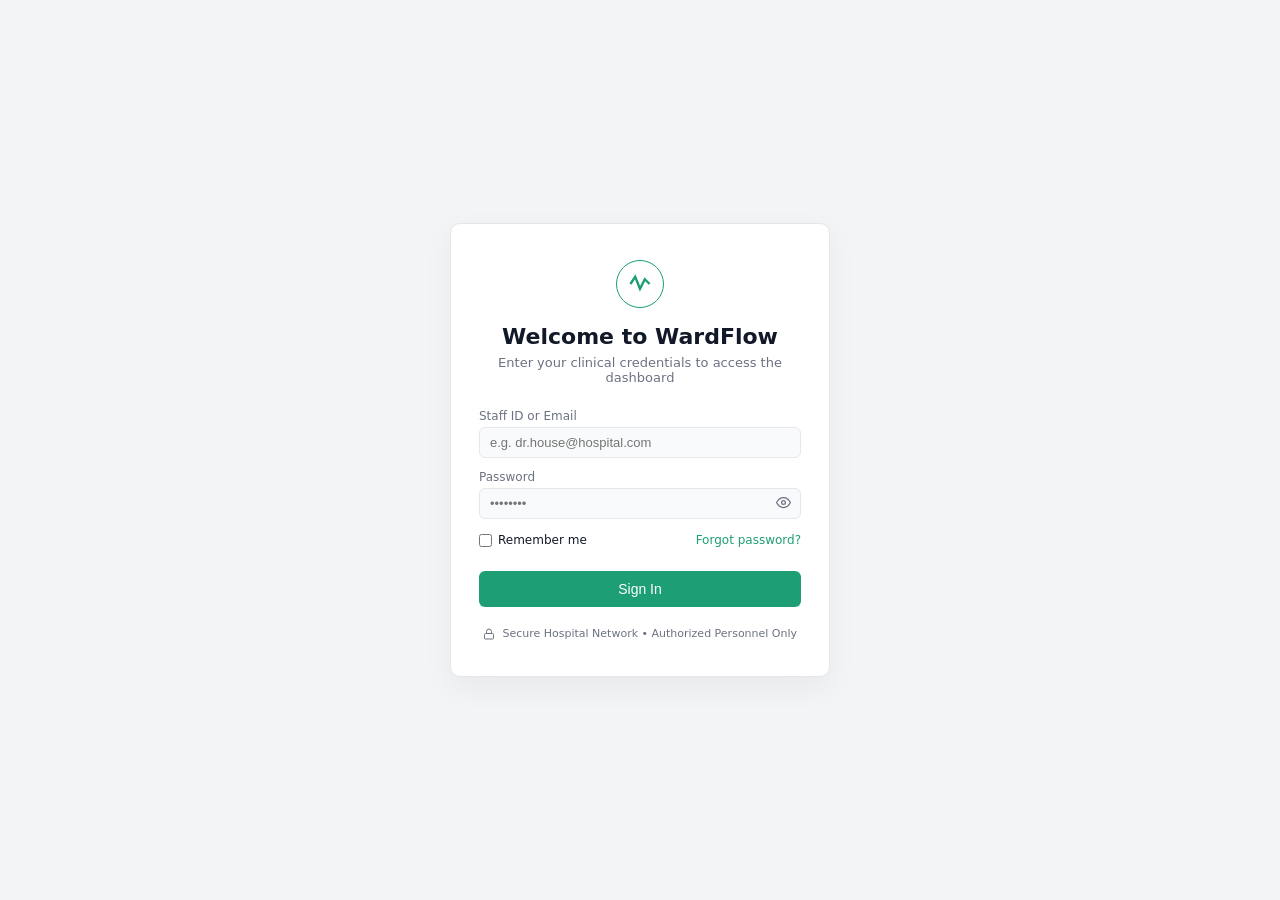
<file: index.html>
<!DOCTYPE html>
<html lang="en">
<head>
  <meta charset="UTF-8">
  <meta name="viewport" content="width=device-width, initial-scale=1.0">
  <title data-i18n-page-title="page_title_app">WardFlow: Admissions & Team Tracking</title>
  <link rel="stylesheet" href="styles.css">
</head>
<body>
  <div class="app">
    <div id="topbar-slot"></div>
    <div id="statsbar-slot"></div>

    <div class="main">
      <div id="sidebar-slot"></div>

      <div class="content">
        <div class="page active" id="page-admissions">
          <div class="page-header">
            <h2 data-i18n="admissions_title">Patient Census</h2>
            <p data-i18n="admissions_desc">All admitted patients — transfer, view details, or log treatment</p>
          </div>

          <div class="table-wrap">
            <table id="patientTable">
             <thead>
                <tr>
                  <th id="th-id" onclick="sortTable('id')">P.ID <span class="sort-icon"></span></th>
                  <th id="th-name" onclick="sortTable('name')" data-i18n="col_patient_name">Patient name <span class="sort-icon"></span></th>
                  <th id="th-age" onclick="sortTable('age')" data-i18n="col_age">Age <span class="sort-icon"></span></th>
                  <th id="th-sex" onclick="sortTable('sex')" data-i18n="col_sex">Sex <span class="sort-icon"></span></th>
                  <th id="th-ward" onclick="sortTable('ward')" data-i18n="col_ward">Ward <span class="sort-icon"></span></th>
                  <th id="th-bed" onclick="sortTable('bed')" data-i18n="col_bed">Bed <span class="sort-icon"></span></th>
                  <th data-i18n="col_actions">Actions</th>
                  <th data-i18n="col_log">Log</th>
                </tr>
              </thead>
              <tbody id="patientBody"></tbody>
            </table>
          </div>
        </div>
      </div>
    </div>
  </div>

  <div id="modals-slot"></div>

  <script src="components.js"></script>
  <script src="data.js"></script>
  <script>
    injectComponents('index');
  </script>
  <script src="auth.js"></script>
  <script src="ui.js"></script>
  <script src="actions.js"></script>
  <script src="modals.js"></script>
  <script src="admin.js"></script>
  <script src="script.js"></script>
</body>
</html>
</file>
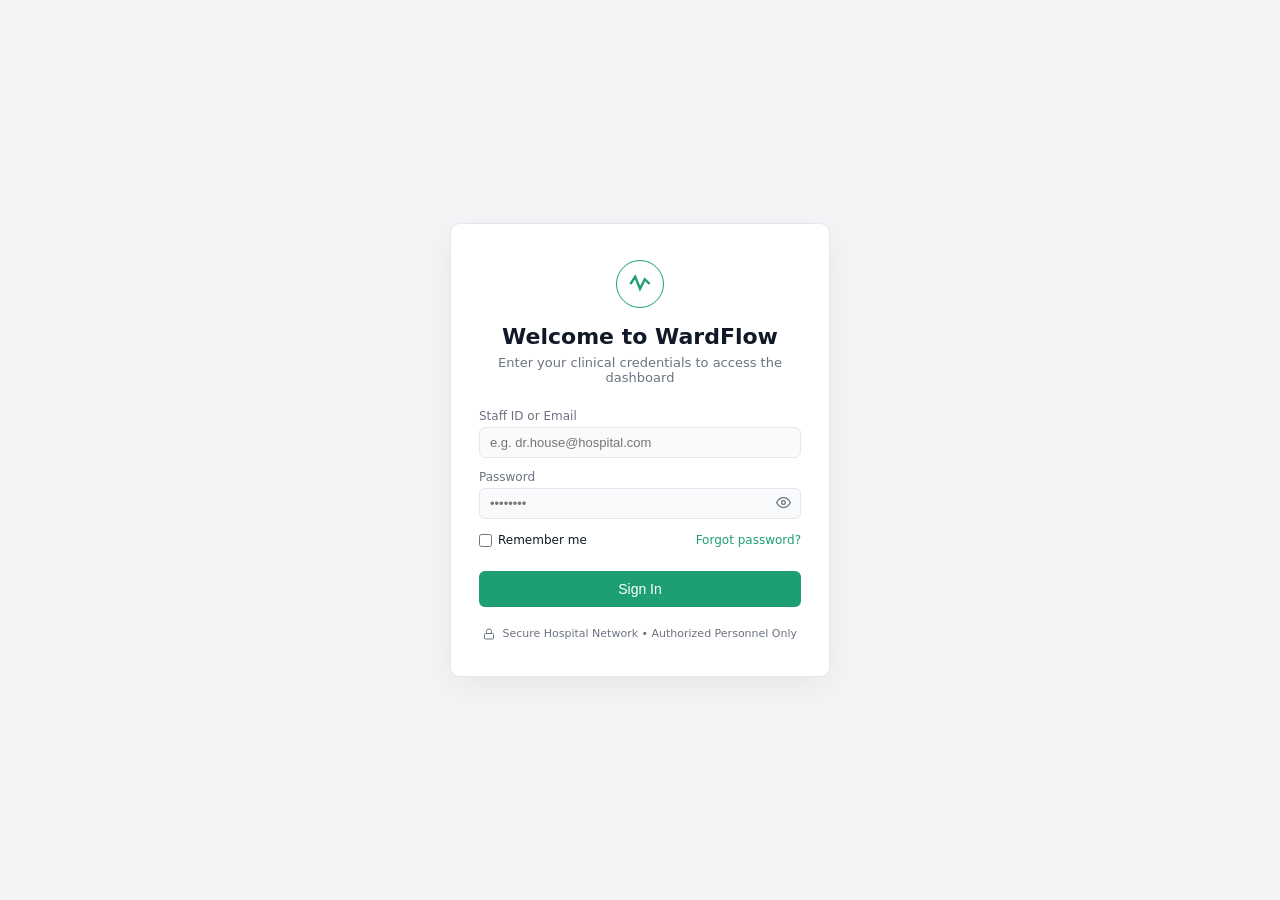
<file: census.html>
<!DOCTYPE html>
<html lang="en">
<head>
  <meta charset="UTF-8">
  <meta name="viewport" content="width=device-width, initial-scale=1.0">
  <title data-i18n-page-title="page_title_app">WardFlow: Admissions & Team Tracking</title>
  <link rel="stylesheet" href="styles.css">
</head>
<body>

  <div class="app">
    <div id="topbar-slot"></div>
    <div id="statsbar-slot"></div>

    

    <div class="main">
      <div id="sidebar-slot"></div>

      <div class="content">
        <div class="page active" id="page-census">
          <div class="page-header">
            <h2 data-i18n="census_title">Ward Census</h2>
            <p data-i18n="census_desc">Monitor patient assignments and team capacity</p>
          </div>
          <div class="ward-grid" id="wardGrid"></div>
        </div>
      </div>
    </div>
  </div>

  <div id="modals-slot"></div>

  <script src="components.js"></script>
  <script src="data.js"></script>
  <script>
    injectComponents('census');
  </script>
  <script src="auth.js"></script>
  <script src="ui.js"></script>
  <script src="actions.js"></script>
  <script src="modals.js"></script>
  <script src="admin.js"></script>
  <script src="script.js"></script>
</body>
</html>
</file>
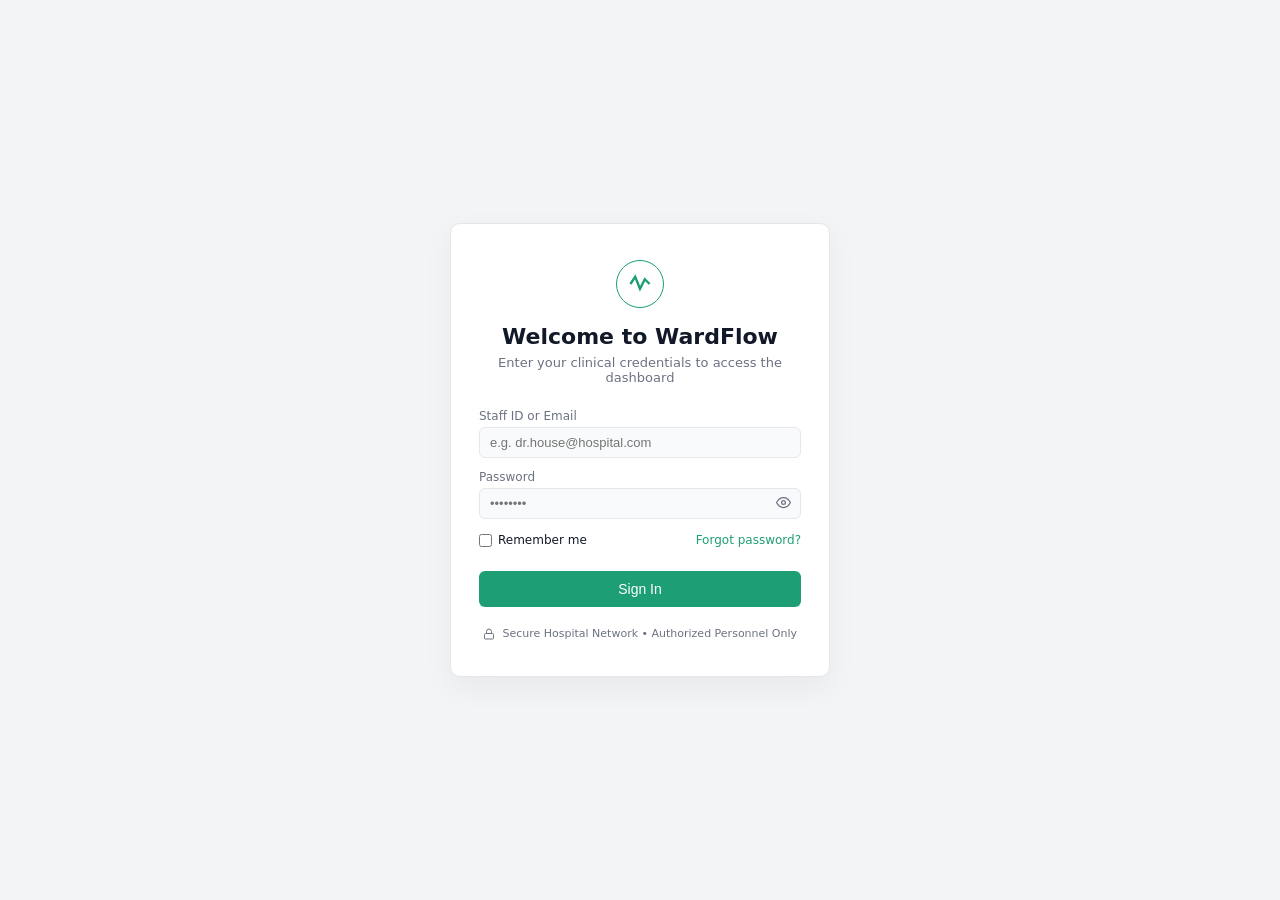
<file: login.html>
<!DOCTYPE html>
<html lang="en">
<head>
  <meta charset="UTF-8">
  <meta name="viewport" content="width=device-width, initial-scale=1.0">
  <title data-i18n-page-title="page_title_login">WardFlow - Secure Login</title>
  <link rel="stylesheet" href="styles.css">
  <style>
    /* Keep login scrollable on small screens while the rest of the app stays fixed-height. */
    body.login-body { overflow: auto; }
  </style>
</head>
<body class="login-body">

  <div class="login-container">
    <div class="login-card">
      <div class="login-header">
        <div class="logo-icon" style="margin: 0 auto 16px auto; width: 48px; height: 48px;">
          <svg viewBox="0 0 20 20" style="width: 24px; height: 24px;"><polyline points="2,10 6,4 10,14 14,6 18,10"/></svg>
        </div>
        <h2>Welcome to WardFlow</h2>
        <p>Enter your clinical credentials to access the dashboard</p>
      </div>
      
      <form id="loginForm" onsubmit="handleLogin(event)">
        <div class="form-group">
          <label class="form-label">Staff ID or Email</label>
          <input type="text" id="loginEmail" class="form-input" placeholder="e.g. dr.house@hospital.com" required autocomplete="username"/>
        </div>
        
        <div class="form-group">
          <label class="form-label">Password</label>
          <div style="position: relative;">
            <input type="password" id="loginPassword" class="form-input" placeholder="••••••••" required autocomplete="current-password" style="width: 100%; padding-right: 36px;"/>
            <button type="button" onclick="togglePasswordVisibility()" style="position:absolute; right:8px; top:50%; transform:translateY(-50%); background:none; border:none; cursor:pointer; color:var(--color-text-secondary); padding:2px;" title="Show/hide password">
              <svg id="eyeIcon" width="15" height="15" viewBox="0 0 24 24" fill="none" stroke="currentColor" stroke-width="2"><path d="M1 12s4-8 11-8 11 8 11 8-4 8-11 8-11-8-11-8z"/><circle cx="12" cy="12" r="3"/></svg>
            </button>
          </div>
        </div>

        <div id="loginError" style="display:none; color:#E24B4A; font-size:12px; margin-top:-4px; margin-bottom:8px; padding: 8px 10px; background: rgba(226,75,74,0.08); border-radius: 6px; border: 0.5px solid rgba(226,75,74,0.3);"></div>
        
        <div class="login-options">
          <label style="display: flex; align-items: center; gap: 6px; font-size: 12px; cursor: pointer;">
            <input type="checkbox" id="rememberMe"> Remember me
          </label>
          <a href="#" onclick="openForgotPasswordModal(event)" style="font-size: 12px; color: #1D9E75; text-decoration: none;">Forgot password?</a>
        </div>
        
        <button type="submit" class="btn-primary" id="loginBtn" style="width: 100%; margin-top: 24px; padding: 10px; font-size: 14px;">Sign In</button>
      </form>
      
      <div style="text-align: center; margin-top: 20px; font-size: 11px; color: var(--color-text-secondary);">
        <svg width="12" height="12" viewBox="0 0 24 24" fill="none" stroke="currentColor" stroke-width="2" style="vertical-align: middle; margin-right: 4px;"><rect x="3" y="11" width="18" height="11" rx="2" ry="2"></rect><path d="M7 11V7a5 5 0 0 1 10 0v4"></path></svg>
        Secure Hospital Network • Authorized Personnel Only
      </div>
    </div>
  </div>

  <div id="passwordChangeModal" class="modal-overlay" aria-hidden="true">
    <div class="modal" role="dialog" aria-labelledby="passwordChangeTitle">
      <h3 id="passwordChangeTitle" class="modal-title">Update Temporary Password</h3>
      <p class="modal-sub">Your account requires a password reset before you can continue.</p>
      <form onsubmit="submitForcedPasswordChange(event)">
        <div class="form-group">
          <label class="form-label" for="currentPassword">Current Password</label>
          <input id="currentPassword" type="password" class="form-input" autocomplete="current-password" required>
        </div>
        <div class="form-group">
          <label class="form-label" for="newPassword">New Password</label>
          <input id="newPassword" type="password" class="form-input" autocomplete="new-password" minlength="8" required>
        </div>
        <div class="form-group">
          <label class="form-label" for="confirmNewPassword">Confirm New Password</label>
          <input id="confirmNewPassword" type="password" class="form-input" autocomplete="new-password" minlength="8" required>
        </div>
        <div id="passwordChangeError" style="display:none; font-size:12px; margin: 8px 0; padding:8px 10px; border-radius:6px;"></div>
        <div class="modal-actions">
          <button id="passwordChangeBtn" type="submit" class="btn-primary">Change Password</button>
        </div>
      </form>
    </div>
  </div>

  <div id="otpModal" class="modal-overlay" aria-hidden="true">
    <div class="modal" role="dialog" aria-labelledby="otpTitle">
      <h3 id="otpTitle" class="modal-title">Two-Factor Verification</h3>
      <p class="modal-sub">Enter the one-time code sent to your registered email.</p>
      <form onsubmit="submitOtpVerification(event)">
        <div class="form-group">
          <label class="form-label" for="otpCode">OTP Code</label>
          <input id="otpCode" type="text" class="form-input" inputmode="numeric" autocomplete="one-time-code" placeholder="6-digit code" required>
        </div>
        <div id="otpMessage" style="display:none; font-size:12px; margin: 8px 0; padding:8px 10px; border-radius:6px;"></div>
        <div class="modal-actions" style="justify-content: space-between;">
          <button id="resendOtpBtn" type="button" class="btn-cancel" onclick="resendOtpCode()">Resend Code</button>
          <button id="verifyOtpBtn" type="submit" class="btn-primary">Verify &amp; Continue</button>
        </div>
      </form>
    </div>
  </div>

  <div id="forgotPasswordRequestModal" class="modal-overlay" aria-hidden="true">
    <div class="modal" role="dialog" aria-labelledby="forgotPasswordRequestTitle">
      <h3 id="forgotPasswordRequestTitle" class="modal-title">Reset Password</h3>
      <p class="modal-sub">Enter your account email and we will send a one-time reset token.</p>
      <form onsubmit="submitForgotPasswordRequest(event)">
        <div class="form-group">
          <label class="form-label" for="resetEmail">Account Email</label>
          <input id="resetEmail" type="email" class="form-input" autocomplete="email" required>
        </div>
        <div id="forgotPasswordRequestMessage" style="display:none; font-size:12px; margin: 8px 0; padding:8px 10px; border-radius:6px;"></div>
        <div class="modal-actions" style="justify-content: space-between;">
          <button type="button" class="btn-cancel" onclick="closeForgotPasswordRequestModal()">Cancel</button>
          <button id="forgotPasswordRequestBtn" type="submit" class="btn-primary">Send Reset Token</button>
        </div>
      </form>
    </div>
  </div>

  <div id="forgotPasswordConfirmModal" class="modal-overlay" aria-hidden="true">
    <div class="modal" role="dialog" aria-labelledby="forgotPasswordConfirmTitle">
      <h3 id="forgotPasswordConfirmTitle" class="modal-title">Confirm Password Reset</h3>
      <p class="modal-sub">Enter the token from your email and choose a new password.</p>
      <form onsubmit="submitForgotPasswordConfirm(event)">
        <div class="form-group">
          <label class="form-label" for="resetConfirmEmail">Account Email</label>
          <input id="resetConfirmEmail" type="email" class="form-input" autocomplete="email" required>
        </div>
        <div class="form-group">
          <label class="form-label" for="resetToken">Reset Token</label>
          <input id="resetToken" type="text" class="form-input" autocomplete="one-time-code" required>
        </div>
        <div class="form-group">
          <label class="form-label" for="resetNewPassword">New Password</label>
          <input id="resetNewPassword" type="password" class="form-input" minlength="8" autocomplete="new-password" required>
        </div>
        <div class="form-group">
          <label class="form-label" for="resetConfirmNewPassword">Confirm New Password</label>
          <input id="resetConfirmNewPassword" type="password" class="form-input" minlength="8" autocomplete="new-password" required>
        </div>
        <div id="forgotPasswordConfirmMessage" style="display:none; font-size:12px; margin: 8px 0; padding:8px 10px; border-radius:6px;"></div>
        <div class="modal-actions" style="justify-content: space-between;">
          <button type="button" class="btn-cancel" onclick="closeForgotPasswordConfirmModal()">Cancel</button>
          <button id="forgotPasswordConfirmBtn" type="submit" class="btn-primary">Reset Password</button>
        </div>
      </form>
    </div>
  </div>

  <script src="data.js"></script>
  <script src="auth.js"></script>
  
  <script>
    const loginPageTitle = document.querySelector('[data-i18n-page-title]');
    if (loginPageTitle && typeof t === 'function') {
      document.title = t(loginPageTitle.getAttribute('data-i18n-page-title'), document.title);
    }

    // Restore the last remembered login email for the local test session.
    const remembered = localStorage.getItem('wardflow_remembered_email');
    if (remembered) {
      const emailEl = document.getElementById('loginEmail');
      const rememberEl = document.getElementById('rememberMe');
      if (emailEl) emailEl.value = remembered;
      if (rememberEl) rememberEl.checked = true;
    }
  </script>
</body>
</html>
</file>
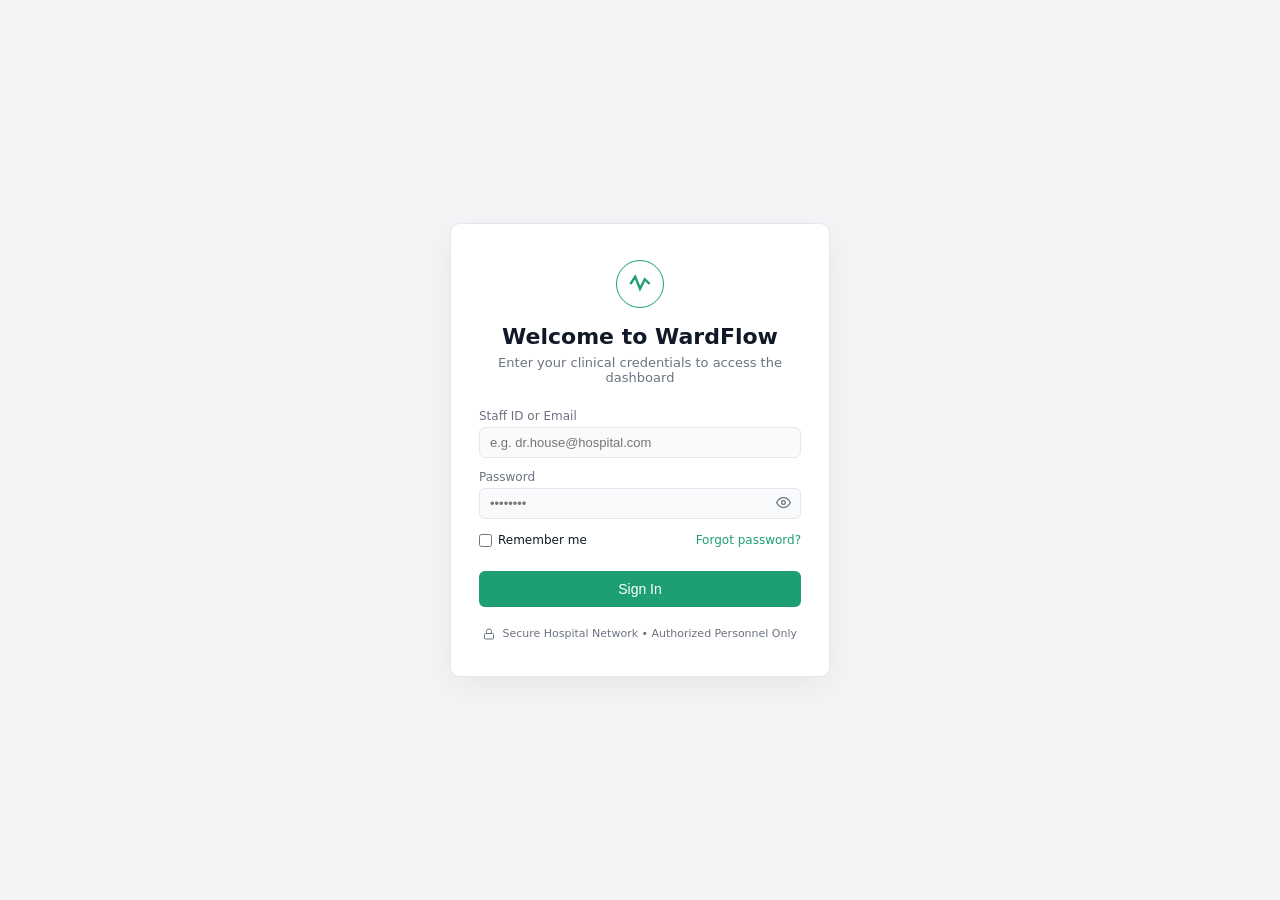
<file: system.html>
<!DOCTYPE html>
<html lang="en">
<head>
  <meta charset="UTF-8">
  <meta name="viewport" content="width=device-width, initial-scale=1.0">
  <title data-i18n-page-title="page_title_app">WardFlow: Admissions & Team Tracking</title>
  <link rel="stylesheet" href="styles.css">
</head>
<body>

  <div class="app">
    <div id="topbar-slot"></div>
    <div id="statsbar-slot"></div>

    <div class="main">
      <div id="sidebar-slot"></div>

      <div class="content">
        <div class="page active" id="page-system">
          <div class="page-header">
            <h2 data-i18n="system_title">System Management</h2>
            <p data-i18n="system_desc">Configure system settings and monitor operations</p>
          </div>

          <div class="sys-grid">
            <div class="metric-card"><div class="metric-label">Total facility capacity</div><div class="metric-val" id="sysTotalBeds">0</div></div>
            <div class="metric-card"><div class="metric-label">System uptime</div><div class="metric-val">99.9%</div></div>
          </div>

          <div class="sys-section">
            <div class="sys-section-title">
              <svg width="16" height="16" viewBox="0 0 20 20" fill="none" stroke="currentColor" stroke-width="1.5"><circle cx="10" cy="10" r="3"/><path d="M10 2v2M10 16v2M2 10h2M16 10h2"/></svg>
              Ward Management
            </div>
            <div class="sys-section-desc">Configure ward capacity, bed assignments, and ward status</div>
            <div class="sys-btn-row">
              <button class="sys-btn" onclick="openSysModal('Edit Wards', 'Adjust total bed capacity for each ward.')">Edit wards</button>
              <button class="sys-btn" onclick="openSysModal('Ward History', 'View historical occupancy data and trends.')">View history</button>
            </div>
          </div>

          <div class="sys-section">
            <div class="sys-section-title">
              <svg width="16" height="16" viewBox="0 0 20 20" fill="none" stroke="currentColor" stroke-width="1.5"><circle cx="10" cy="10" r="3"/><path d="M10 2v2M10 16v2M2 10h2M16 10h2"/></svg>
              Team Configuration
            </div>
            <div class="sys-section-desc">Manage team assignments, staff schedules, and workload limits</div>
            <div class="sys-btn-row">
              <button class="sys-btn" onclick="openSysModal('Manage Team', 'Assign or remove consultants and junior doctors.')">Manage team</button>
              <button class="sys-btn" onclick="openSysModal('Staff Roster', 'View and edit the weekly shift roster.')">Staff roster</button>
            </div>
          </div>
          
          <div class="sys-section">
            <div class="sys-section-title">
              <svg width="16" height="16" viewBox="0 0 20 20" fill="none" stroke="currentColor" stroke-width="1.5"><circle cx="10" cy="10" r="3"/><path d="M10 2v2M10 16v2M2 10h2M16 10h2"/></svg>
              User Access Control
            </div>
            <div class="sys-section-desc">Set user permissions, roles, and system access levels</div>
            <div class="sys-btn-row">
              <button class="sys-btn" onclick="openSysModal('Manage Accounts', 'Create and manage user login credentials.')">Manage accounts</button>
              <button class="sys-btn" onclick="openSysModal('User Roles', 'Create or modify system access roles.')">User roles</button>
              <button class="sys-btn" onclick="openSysModal('Permissions', 'Configure global security policies (session timeout, MFA, network rules).')">Security Policies</button>
              <button class="sys-btn" style="color: #1D9E75; border-color: #1D9E75;" onclick="openSysModal('Audit Logs', 'View immutable system action history.')">Audit Logs</button>
            </div>
          </div>
          
          <div class="sys-section">
            <div class="sys-section-title">
              <svg width="16" height="16" viewBox="0 0 20 20" fill="none" stroke="currentColor" stroke-width="1.5"><circle cx="10" cy="10" r="3"/><path d="M10 2v2M10 16v2M2 10h2M16 10h2"/></svg>
              Reports &amp; Analytics
            </div>
            <div class="sys-section-desc">Generate system reports, occupancy trends, and performance metrics</div>
            <div class="sys-btn-row">
              <button class="sys-btn" onclick="openSysModal('View Reports', 'Select a date range to generate a system performance report.')">View reports</button>
              <button class="sys-btn" onclick="openSysModal('Export Data', 'Download patient census and team workload as a CSV.')">Export data</button>
            </div>
          </div>
        </div>
      </div>
    </div>
  </div>

  <div id="modals-slot"></div>

  <div class="modal-overlay" id="sysModal">
    <div class="modal">
      <div class="modal-title" id="sysModalTitle">System Action</div>
      <div class="modal-sub" id="sysModalDesc">Configure system settings.</div>
      <button class="modal-close" onclick="closeModal('sysModal')">✕</button>
      
      <div id="sysModalContent" style="margin-bottom: 16px;">
      </div>
      
      <div class="modal-actions">
        <button class="btn-cancel" onclick="closeModal('sysModal')">Cancel</button>
        <button class="btn-primary" id="sysModalConfirmBtn" onclick="closeModal('sysModal')">Save Changes</button>
      </div>
    </div>
  </div>

  <script src="components.js"></script>
  <script src="data.js"></script>
  <script>
    injectComponents('system');
  </script>
  <script src="auth.js"></script>
  <script src="ui.js"></script>
  <script src="actions.js"></script>
  <script src="modals.js"></script>
  <script src="admin.js"></script>
  <script src="script.js"></script>
</body>
</html>
</file>
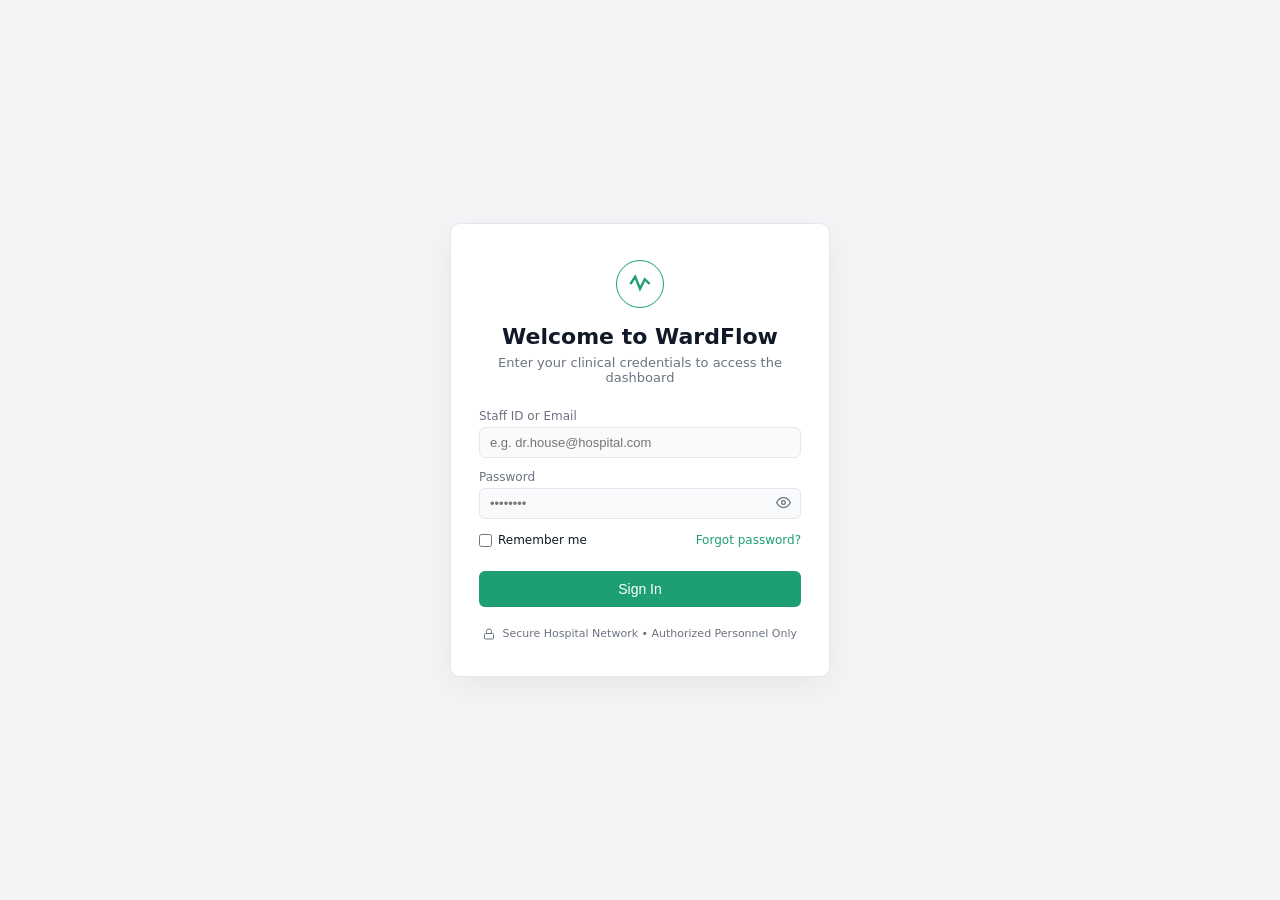
<file: workload.html>
<!DOCTYPE html>
<html lang="en">
<head>
  <meta charset="UTF-8">
  <meta name="viewport" content="width=device-width, initial-scale=1.0">
  <title data-i18n-page-title="page_title_app">WardFlow: Admissions & Team Tracking</title>
  <link rel="stylesheet" href="styles.css">
</head>
<body>

  <div class="app">
    <div id="topbar-slot"></div>
    <div id="statsbar-slot"></div>

    <div class="main">
      <div id="sidebar-slot"></div>

      <div class="content">
        <div class="page active" id="page-workload">
          <div class="page-header">
            <h2 data-i18n="workload_title">Team Workload</h2>
            <p data-i18n="workload_desc">Monitor patient assignments and team capacity</p>
            <div id="workloadScopeBadge" class="scope-pill" style="display:none;"></div>
          </div>
          <div class="team-grid" id="teamGrid"></div>
        </div>
      </div>
    </div>
  </div>

  <div id="modals-slot"></div>

  <script src="components.js"></script>
  <script src="data.js"></script>
  <script>
    injectComponents('workload');
  </script>
  <script src="auth.js"></script>
  <script src="ui.js"></script>
  <script src="actions.js"></script>
  <script src="modals.js"></script>
  <script src="admin.js"></script>
  <script src="script.js"></script>
</body>
</html>
</file>
<file: styles.css>
:root {
  --font-sans: system-ui, -apple-system, BlinkMacSystemFont, 'Segoe UI', Roboto, sans-serif;
  --color-text-primary: #111827;
  --color-text-secondary: #6B7280;
  --color-background-primary: #FFFFFF;
  --color-background-secondary: #F9FAFB;
  --color-background-tertiary: #F3F4F6;
  --color-border-tertiary: #E5E7EB;
  --border-radius-md: 6px;
  --border-radius-lg: 10px;
}

[data-theme="dark"] {
  --color-text-primary: #F9FAFB;
  --color-text-secondary: #9CA3AF;
  --color-background-primary: #1F2937;
  --color-background-secondary: #374151;
  --color-background-tertiary: #111827;
  --color-border-tertiary: #4B5563;
}

/* Theme Toggle Icon Swap Logic */
.icon-sun { display: none; }
.icon-moon { display: block; }

[data-theme="dark"] .icon-sun { display: block; }
[data-theme="dark"] .icon-moon { display: none; }

body, .app, .topbar, .stats-bar, .sidebar, .content, .modal, .ward-card, .team-card, .sys-section, .metric-card {
  transition: background-color 0.3s ease, color 0.3s ease, border-color 0.3s ease;
}

* { 
  box-sizing: border-box; 
  margin: 0; 
  padding: 0; 
  scrollbar-width: thin; 
  scrollbar-color: var(--color-border-tertiary) transparent;
}

*::-webkit-scrollbar { width: 10px; height: 10px; }
*::-webkit-scrollbar-track { background: transparent; }
*::-webkit-scrollbar-thumb { 
  background-color: var(--color-border-tertiary); 
  border-radius: 10px; 
  border: 3px solid transparent; 
  background-clip: padding-box; 
}
*::-webkit-scrollbar-thumb:hover { background-color: var(--color-text-secondary); }

body { 
  font-family: var(--font-sans); 
  font-size: 14px; 
  color: var(--color-text-primary); 
  overflow: hidden; 
}

.badge {
  display: inline-block;
  padding: 2px 8px;
  border-radius: 20px;
  font-size: 11px;
  font-weight: 500;
}

.badge-stable {
  background: #E1F5EE;
  color: #0F6E56;
}

.app { 
  display: flex; 
  flex-direction: column; 
  height: 100vh; 
  overflow: hidden; 
  background: var(--color-background-tertiary); 
}

.topbar { background: var(--color-background-primary); border-bottom: 0.5px solid var(--color-border-tertiary); padding: 0 20px; display: flex; align-items: center; gap: 12px; height: 52px; }
.logo-icon { width: 32px; height: 32px; border-radius: 50%; border: 1.5px solid #1D9E75; display: flex; align-items: center; justify-content: center; }
.logo-icon svg { width: 16px; height: 16px; stroke: #1D9E75; fill: none; stroke-width: 2; }
.app-title { font-size: 15px; font-weight: 500; }
.topbar-actions { margin-left: auto; display: flex; align-items: center; gap: 16px; }
.icon-btn { width: 32px; height: 32px; display: flex; align-items: center; justify-content: center; border-radius: 50%; border: none; background: none; cursor: pointer; color: var(--color-text-secondary); }
.icon-btn:hover { background: var(--color-background-secondary); }

.stats-bar { background: var(--color-background-primary); border-bottom: 0.5px solid var(--color-border-tertiary); padding: 10px 20px; display: flex; gap: 20px; align-items: center; flex-wrap: wrap; }
.stat-chip { display: flex; align-items: center; gap: 8px; padding: 6px 14px; background: var(--color-background-secondary); border-radius: var(--border-radius-md); border: 0.5px solid var(--color-border-tertiary); }
.stat-chip svg { width: 16px; height: 16px; color: #1D9E75; }
.stat-label { font-size: 12px; color: var(--color-text-secondary); }
.stat-val { font-size: 14px; font-weight: 500; }
.search-bar { margin-left: auto; display: flex; align-items: center; gap: 8px; position: relative; }
.search-input { padding: 6px 12px; border: 0.5px solid var(--color-border-tertiary); border-radius: var(--border-radius-md); background: var(--color-background-secondary); font-size: 13px; width: 200px; color: var(--color-text-primary); }
.admit-btn { padding: 7px 14px; background: #1D9E75; color: #fff; border: none; border-radius: var(--border-radius-md); font-size: 13px; font-weight: 500; cursor: pointer; display: flex; align-items: center; gap: 6px; }
.admit-btn:hover { background: #0F6E56; }

.main { display: flex; flex: 1; overflow: hidden; }
.sidebar { width: 200px; background: var(--color-background-primary); border-right: 0.5px solid var(--color-border-tertiary); padding: 16px 0; flex-shrink: 0; overflow-y: auto; }
.nav-item { padding: 10px 20px; display: flex; align-items: center; gap: 10px; cursor: pointer; font-size: 13px; color: var(--color-text-secondary); border-left: 2px solid transparent; }
.nav-item:hover { background: var(--color-background-secondary); color: var(--color-text-primary); }
.nav-item.active { color: #1D9E75; border-left-color: #1D9E75; background: #E1F5EE; font-weight: 500; }
.nav-item svg { width: 16px; height: 16px; flex-shrink: 0; }
.content { flex: 1; padding: 20px; overflow: auto; position: relative; }
.page { display: none; }
.page.active { display: block; }

.table-wrap {
  background: var(--color-background-primary);
  border: 0.5px solid var(--color-border-tertiary);
  border-radius: var(--border-radius-lg);
  overflow-y: auto;
  overflow-x: auto;
  max-height: 60vh;
}

/* ==========================================
   TABLES & DATA GRIDS
   ========================================== */

table {
  width: 100%;
  border-collapse: collapse;
  font-size: 13px;
}

th {
  background: var(--color-background-secondary);
  padding: 10px 14px;
  text-align: left;
  font-weight: 500;
  font-size: 12px;
  color: var(--color-text-secondary);
  border-bottom: 0.5px solid var(--color-border-tertiary);
  cursor: pointer;
  user-select: none;
  position: sticky;
  top: 0;
  z-index: 10;
  box-shadow: 0 1px 0 var(--color-border-tertiary);
}

th:hover { color: var(--color-text-primary); }

.sort-icon { display: inline-block; width: 12px; }

td {
  padding: 10px 14px;
  border-bottom: 0.5px solid var(--color-border-tertiary);
  vertical-align: middle;
}

tr:last-child td { border-bottom: none; }
tr:hover td { background: var(--color-background-secondary); }

.table-dense th, 
.table-dense td { 
  padding: 6px 8px; 
  text-align: center; 
}

.table-dense th:first-child, 
.table-dense td:first-child { 
  text-align: left; 
}

.roster-input {
  width: 100%;
  min-width: 65px;
  text-align: center;
  padding: 6px 4px;
  font-size: 11px;
}

.action-btn {
  padding: 4px 10px;
  border: 0.5px solid var(--color-border-tertiary);
  border-radius: var(--border-radius-md);
  background: none;
  cursor: pointer;
  font-size: 12px;
  color: var(--color-text-secondary);
}

.action-btn:hover {
  background: var(--color-background-secondary);
  color: var(--color-text-primary);
}

.action-btn.transfer {
  border-color: #1D9E75;
  color: #1D9E75;
}

.action-btn.log { color: var(--color-text-secondary); }

.action-btn-more {
  width: 32px;
  height: 32px;
  padding: 0;
  display: inline-flex;
  align-items: center;
  justify-content: center;
  font-size: 18px;
  line-height: 1;
}

.user-actions-menu {
  position: fixed;
  z-index: 2200;
  min-width: 220px;
  background: var(--color-background-primary);
  border: 0.5px solid var(--color-border-tertiary);
  border-radius: var(--border-radius-lg);
  box-shadow: 0 16px 32px rgba(17, 24, 39, 0.16);
  padding: 8px;
}

.user-actions-menu-header {
  padding: 4px 8px 8px;
  font-size: 11px;
  font-weight: 600;
  color: var(--color-text-secondary);
  border-bottom: 0.5px solid var(--color-border-tertiary);
  margin-bottom: 6px;
  word-break: break-word;
}

.user-actions-item {
  width: 100%;
  text-align: left;
  padding: 8px 10px;
  border: none;
  border-radius: 8px;
  background: transparent;
  color: var(--color-text-primary);
  font-size: 12px;
  cursor: pointer;
}

.user-actions-item:hover {
  background: var(--color-background-secondary);
}

.user-actions-item.danger {
  color: #E24B4A;
}

.user-actions-item.danger:hover {
  background: #FDE8E8;
}

.user-actions-divider {
  height: 1px;
  margin: 6px 0;
  background: var(--color-border-tertiary);
}

.app-toast {
  position: fixed;
  right: 18px;
  bottom: 18px;
  z-index: 2100;
  padding: 10px 12px;
  border-radius: 8px;
  font-size: 12px;
  font-weight: 600;
  border: 1px solid transparent;
  opacity: 0;
  transform: translateY(8px);
  transition: opacity 0.2s ease, transform 0.2s ease;
  pointer-events: none;
}

.app-toast.success {
  background: #E1F5EE;
  border-color: #A7E3CD;
  color: #0F6E56;
}

.app-toast.error {
  background: #FDE8E8;
  border-color: #F8B4B4;
  color: #C81E1E;
}

.app-toast.show {
  opacity: 1;
  transform: translateY(0);
}

.data-source-banner {
  position: fixed;
  left: 50%;
  bottom: calc(14px + env(safe-area-inset-bottom, 0px));
  transform: translateX(-50%);
  z-index: 2100;
  max-width: min(920px, calc(100vw - 24px));
  width: fit-content;
  padding: 10px 14px;
  border-radius: 8px;
  border: 1px solid #E5B100;
  border-left: 4px solid #D99A00;
  background: var(--color-background-primary);
  color: var(--color-text-primary);
  font-size: 12px;
  font-weight: 600;
  line-height: 1.35;
  box-shadow: 0 10px 24px rgba(0, 0, 0, 0.18);
  pointer-events: none;
}

[data-theme="dark"] .data-source-banner {
  border-color: #8A6A00;
  border-left-color: #C99B1A;
  box-shadow: 0 10px 24px rgba(0, 0, 0, 0.35);
}

/* ==========================================
   WARD CARDS
   ========================================== */

.ward-grid {
  display: grid;
  grid-template-columns: repeat(3, minmax(0, 1fr));
  gap: 14px;
}

.ward-card {
  background: var(--color-background-primary);
  border: 0.5px solid var(--color-border-tertiary);
  border-radius: var(--border-radius-lg);
  padding: 16px;
}

.ward-name {
  font-size: 14px;
  font-weight: 500;
  margin-bottom: 2px;
}

.ward-beds {
  font-size: 12px;
  color: var(--color-text-secondary);
  margin-bottom: 12px;
}

.occ-label {
  font-size: 11px;
  color: var(--color-text-secondary);
  margin-bottom: 4px;
  display: flex;
  justify-content: space-between;
}

.occ-bar {
  height: 4px;
  background: var(--color-background-secondary);
  border-radius: 2px;
  margin-bottom: 14px;
  overflow: hidden;
}

.occ-fill {
  height: 100%;
  background: #1D9E75;
  border-radius: 2px;
  transition: width 0.3s;
}

.occ-fill.high { background: #D85A30; }

.pt-list {
  border-top: 0.5px solid var(--color-border-tertiary);
  padding-top: 10px;
}

.pt-list-label {
  font-size: 11px;
  font-weight: 500;
  color: var(--color-text-secondary);
  margin-bottom: 6px;
  text-transform: uppercase;
  letter-spacing: 0.5px;
}

.pt-row {
  display: flex;
  justify-content: space-between;
  font-size: 12px;
  padding: 3px 0;
  color: var(--color-text-secondary);
}

.pt-row span:first-child { color: var(--color-text-primary); }

/* ==========================================
   TEAM CARDS
   ========================================== */

.team-grid {
  display: grid;
  grid-template-columns: repeat(2, minmax(0, 1fr));
  gap: 14px;
}

.team-card {
  background: var(--color-background-primary);
  border: 0.5px solid var(--color-border-tertiary);
  border-radius: var(--border-radius-lg);
  padding: 16px;
}

.team-name {
  font-size: 14px;
  font-weight: 500;
  margin-bottom: 2px;
}

.team-count {
  font-size: 12px;
  color: var(--color-text-secondary);
  margin-bottom: 10px;
}

.team-wards {
  display: flex;
  gap: 12px;
  margin-bottom: 12px;
}

.team-ward-stat { font-size: 13px; }

.team-ward-stat .num {
  font-size: 18px;
  font-weight: 500;
  display: block;
}

.team-ward-stat .wname {
  font-size: 11px;
  color: var(--color-text-secondary);
}

.team-expand-btn {
  width: 100%;
  padding: 6px;
  border: 0.5px solid var(--color-border-tertiary);
  border-radius: var(--border-radius-md);
  background: none;
  cursor: pointer;
  font-size: 12px;
  color: var(--color-text-secondary);
  display: flex;
  align-items: center;
  justify-content: space-between;
}

.team-expand-btn:hover { background: var(--color-background-secondary); }

.team-patient-list {
  margin-top: 10px;
  border-top: 0.5px solid var(--color-border-tertiary);
  padding-top: 10px;
  display: none;
}

.team-patient-list.open { display: block; }

.team-pt-row {
  display: flex;
  justify-content: space-between;
  font-size: 12px;
  padding: 4px 0;
  border-bottom: 0.5px solid var(--color-border-tertiary);
}

.team-pt-row:last-child { border-bottom: none; }

/* ==========================================
   SYSTEM METRICS & SECTIONS
   ========================================== */

.sys-grid {
  display: grid;
  grid-template-columns: repeat(4, minmax(0, 1fr));
  gap: 12px;
  margin-bottom: 20px;
}

.metric-card {
  background: var(--color-background-secondary);
  border-radius: var(--border-radius-md);
  padding: 14px 16px;
}

.kpi-drill {
  cursor: pointer;
  border: 0.5px solid transparent;
}

.kpi-drill:hover {
  border-color: #1D9E75;
  box-shadow: 0 0 0 1px rgba(29, 158, 117, 0.12);
}

.metric-label {
  font-size: 12px;
  color: var(--color-text-secondary);
  margin-bottom: 4px;
}

.metric-val {
  font-size: 22px;
  font-weight: 500;
}

.sys-section {
  background: var(--color-background-primary);
  border: 0.5px solid var(--color-border-tertiary);
  border-radius: var(--border-radius-lg);
  padding: 16px 20px;
  margin-bottom: 12px;
}

.sys-section-title {
  font-size: 14px;
  font-weight: 500;
  margin-bottom: 4px;
  display: flex;
  align-items: center;
  gap: 8px;
}

.sys-section-desc {
  font-size: 12px;
  color: var(--color-text-secondary);
  margin-bottom: 12px;
}

.sys-btn-row {
  display: flex;
  gap: 8px;
}

.sys-btn {
  padding: 6px 14px;
  border: 0.5px solid var(--color-border-tertiary);
  border-radius: var(--border-radius-md);
  background: none;
  cursor: pointer;
  font-size: 13px;
  color: var(--color-text-primary);
}

.sys-btn:hover { background: var(--color-background-secondary); }

/* ==========================================
   MODALS & FORMS
   ========================================== */

.modal-overlay {
  position: fixed;
  inset: 0;
  background: rgba(0, 0, 0, 0.4);
  z-index: 100;
  align-items: center;
  justify-content: center;
  display: none;
}

.modal-overlay.open { display: flex; }

.modal {
  background: var(--color-background-primary);
  border-radius: var(--border-radius-lg);
  border: 0.5px solid var(--color-border-tertiary);
  width: min(540px, 96vw);
  max-width: 96vw;
  padding: 20px;
  position: relative;
  max-height: 90vh;
  overflow-y: auto;
}

#sysModalContent {
  overflow-x: hidden;
}

.modal-title {
  font-size: 16px;
  font-weight: 500;
  margin-bottom: 4px;
}

.modal-sub {
  font-size: 12px;
  color: var(--color-text-secondary);
  margin-bottom: 16px;
}

.modal-close {
  position: absolute;
  top: 16px;
  right: 16px;
  background: none;
  border: none;
  cursor: pointer;
  font-size: 16px;
  color: var(--color-text-secondary);
}

.form-row {
  display: grid;
  grid-template-columns: 1fr 1fr;
  gap: 12px;
  margin-bottom: 12px;
}

.form-group {
  display: flex;
  flex-direction: column;
  gap: 4px;
  margin-bottom: 12px;
}

.form-label {
  font-size: 12px;
  color: var(--color-text-secondary);
}

.form-input,
.form-select {
  padding: 7px 10px;
  border: 0.5px solid var(--color-border-tertiary);
  border-radius: var(--border-radius-md);
  background: var(--color-background-secondary);
  font-size: 13px;
  color: var(--color-text-primary);
}

.bed-picker-btn {
  width: 100%;
  text-align: left;
  padding: 7px 10px;
  border: 0.5px solid var(--color-border-tertiary);
  border-radius: var(--border-radius-md);
  background: var(--color-background-secondary);
  color: var(--color-text-primary);
  font-size: 13px;
  cursor: pointer;
}

.bed-picker-btn:hover {
  border-color: #1D9E75;
}

.bed-picker-hint {
  font-size: 11px;
  color: var(--color-text-secondary);
  margin-top: 4px;
}

.modal-actions {
  display: flex;
  gap: 10px;
  justify-content: flex-end;
  margin-top: 16px;
}

.modal-panel-scroll {
  overflow-x: auto;
  width: 100%;
}

.btn-cancel {
  padding: 7px 16px;
  border: 0.5px solid var(--color-border-tertiary);
  border-radius: var(--border-radius-md);
  background: none;
  cursor: pointer;
  font-size: 13px;
}

.btn-primary {
  padding: 7px 16px;
  background: #1D9E75;
  color: #fff;
  border: none;
  border-radius: var(--border-radius-md);
  cursor: pointer;
  font-size: 13px;
  font-weight: 500;
}

.btn-primary:hover { background: #0F6E56; }

.btn-danger {
  padding: 7px 16px;
  background: #E24B4A;
  color: #fff;
  border: none;
  border-radius: var(--border-radius-md);
  cursor: pointer;
  font-size: 13px;
  font-weight: 500;
}

.pt-detail-meta {
  display: grid;
  grid-template-columns: 1fr 1fr;
  gap: 12px;
  background: var(--color-background-secondary);
  border-radius: var(--border-radius-md);
  padding: 12px;
  margin-bottom: 16px;
}

.meta-item .meta-label {
  font-size: 11px;
  color: var(--color-text-secondary);
}

.meta-item .meta-val {
  font-size: 13px;
  font-weight: 500;
}

.warn-text {
  font-size: 11px;
  color: #D85A30;
  display: flex;
  align-items: center;
  gap: 4px;
  margin-top: 8px;
}

.page-header { margin-bottom: 16px; }

.page-header h2 {
  font-size: 18px;
  font-weight: 500;
  margin-bottom: 2px;
}

.page-header p {
  font-size: 12px;
  color: var(--color-text-secondary);
}

.scope-pill {
  margin-top: 10px;
  display: inline-flex;
  align-items: center;
  gap: 6px;
  padding: 4px 10px;
  border-radius: 999px;
  font-size: 11px;
  font-weight: 600;
  border: 0.5px solid transparent;
}

.scope-pill-global {
  background: #E1F5EE;
  color: #0F6E56;
  border-color: rgba(15, 110, 86, 0.25);
}

.scope-pill-limited {
  background: #FFF8E6;
  color: #92400E;
  border-color: rgba(146, 64, 14, 0.25);
}

/* ==========================================
   ANALYTICS KPI ENHANCEMENTS
   ========================================== */

#page-analytics .kpi-group-title {
  font-size: 11px;
  font-weight: 600;
  color: var(--color-text-secondary);
  margin: 14px 0 12px;
  text-transform: uppercase;
  letter-spacing: 0.5px;
  border-bottom: 0.5px solid var(--color-border-tertiary);
  padding-bottom: 6px;
}

#page-analytics .kpi-group-title:first-child {
  margin-top: 0;
}

#page-analytics .metric-val-enhanced {
  display: flex;
  align-items: baseline;
  gap: 8px;
  flex-wrap: wrap;
}

#page-analytics .trend {
  font-size: 11px;
  font-weight: 600;
  padding: 2px 6px;
  border-radius: var(--border-radius-md);
  display: inline-flex;
  align-items: center;
}

#page-analytics .trend-up {
  color: #0F6E56;
  background: #E1F5EE;
}

#page-analytics .trend-neutral {
  color: var(--color-text-secondary);
  background: var(--color-background-tertiary);
}

#page-analytics .trend-good {
  color: #0F6E56;
  background: #E1F5EE;
}

#page-analytics .kpi-subtext {
  font-size: 14px;
  color: var(--color-text-secondary);
  font-weight: 500;
}

#page-analytics .mini-progress-track {
  width: 100%;
  height: 4px;
  background: var(--color-border-tertiary);
  border-radius: 2px;
  margin-top: 10px;
  overflow: hidden;
}

#page-analytics .mini-progress-fill {
  height: 100%;
  background: #1D9E75;
  border-radius: 2px;
  transition: width 0.4s ease-out;
}

#page-analytics .mini-progress-fill.warning { background: #E5B100; }
#page-analytics .mini-progress-fill.danger { background: #E24B4A; }

#page-analytics .metric-status {
  font-size: 18px;
}

#page-analytics .status-clear {
  color: #0F6E56;
}

#page-analytics .status-alert {
  color: #C81E1E;
}

[data-theme="dark"] #page-analytics .trend-up,
[data-theme="dark"] #page-analytics .trend-good {
  background: rgba(29, 158, 117, 0.2);
  color: #A7E3CD;
}

[data-theme="dark"] #page-analytics .trend-neutral {
  background: var(--color-background-tertiary);
  color: var(--color-text-secondary);
}

/* ==========================================
   SEARCH RESULTS
   ========================================== */

.search-results {
  position: absolute;
  top: 100%;
  margin-top: 8px;
  right: 0;
  width: 320px;
  background: var(--color-background-primary);
  border: 0.5px solid var(--color-border-tertiary);
  border-radius: var(--border-radius-md);
  box-shadow: 0 4px 12px rgba(0, 0, 0, 0.1);
  z-index: 200;
  max-height: 300px;
  overflow-y: auto;
  display: none;
}

.search-results.open { display: block; }

.search-result-item {
  padding: 10px 14px;
  border-bottom: 0.5px solid var(--color-border-tertiary);
  cursor: pointer;
}

.search-result-item:last-child { border-bottom: none; }

.search-result-item:hover { background: var(--color-background-secondary); }

.search-result-name {
  font-weight: 500;
  font-size: 13px;
  color: var(--color-text-primary);
}

.search-result-meta {
  font-size: 11px;
  color: var(--color-text-secondary);
  margin-top: 3px;
}

/* ==========================================
   BED MATRIX
   ========================================== */

.bed-matrix {
  display: grid;
  grid-template-columns: repeat(5, 1fr);
  gap: 10px;
  margin-top: 16px;
  max-height: 350px;
  overflow-y: auto;
  padding-right: 4px;
}

.bed-box {
  padding: 12px 8px;
  border-radius: var(--border-radius-md);
  border: 0.5px solid var(--color-border-tertiary);
  display: flex;
  flex-direction: column;
  align-items: center;
  justify-content: center;
  text-align: center;
  height: 80px;
  cursor: pointer;
  transition: all 0.2s;
}

.bed-box.empty {
  background: #E1F5EE;
  border-color: #1D9E75;
}

.bed-box.empty:hover { background: #1D9E75; }

.bed-box.empty:hover .bed-num,
.bed-box.empty:hover .bed-status { 
  color: white; 
}

.bed-box.occupied { background: var(--color-background-secondary); }

.bed-box.occupied:hover { border-color: var(--color-text-secondary); }

.bed-num {
  font-size: 13px;
  font-weight: 500;
  margin-bottom: 4px;
  color: var(--color-text-primary);
  transition: color 0.2s;
}

.bed-box.empty .bed-num { color: #0F6E56; }

.bed-status {
  font-size: 11px;
  color: var(--color-text-secondary);
  line-height: 1.2;
  overflow: hidden;
  text-overflow: ellipsis;
  display: -webkit-box;
  -webkit-line-clamp: 2;
  line-clamp: 2;
  -webkit-box-orient: vertical;
  transition: color 0.2s;
}

.bed-box.empty .bed-status { color: #1D9E75; }

.shift-clock { display: flex; align-items: center; gap: 6px; padding: 6px 14px; border-radius: 20px; font-size: 12px; font-weight: 600; border: 0.5px solid var(--color-border-tertiary); background: var(--color-background-secondary); transition: all 0.3s ease; }
.shift-clock svg { width: 14px; height: 14px; }
.shift-clock.day { color: #D97706; background: rgba(245, 158, 11, 0.1); border-color: rgba(245, 158, 11, 0.2); }
.shift-clock.night { color: #3B82F6; background: rgba(59, 130, 246, 0.1); border-color: rgba(59, 130, 246, 0.2); }

.login-body { background: var(--color-background-tertiary); display: flex; align-items: center; justify-content: center; min-height: 100vh; margin: 0; }
.login-container { width: 100%; max-width: 420px; padding: 20px; }
.login-card { background: var(--color-background-primary); border: 0.5px solid var(--color-border-tertiary); border-radius: var(--border-radius-lg); padding: 36px 28px; box-shadow: 0 10px 30px rgba(0,0,0,0.05); }
.login-header { text-align: center; margin-bottom: 24px; }
.login-header h2 { font-size: 22px; font-weight: 600; color: var(--color-text-primary); margin-bottom: 6px; }
.login-header p { font-size: 13px; color: var(--color-text-secondary); }
.login-options { display: flex; justify-content: space-between; align-items: center; margin-top: 14px; }

.profile-avatar { width: 30px; height: 30px; border-radius: 50%; background: #E1F5EE; display: flex; align-items: center; justify-content: center; font-size: 12px; font-weight: 500; color: #0F6E56; cursor: pointer; border: 1.5px solid transparent; transition: all 0.2s; }
.profile-avatar:hover { border-color: #1D9E75; }
.profile-dropdown { position: absolute; top: 44px; right: 0; width: 220px; background: var(--color-background-primary); border: 0.5px solid var(--color-border-tertiary); border-radius: var(--border-radius-md); box-shadow: 0 4px 12px rgba(0,0,0,0.1); z-index: 200; display: none; }
.profile-dropdown.open { display: block; }
.profile-header { padding: 12px 14px; border-bottom: 0.5px solid var(--color-border-tertiary); }
.profile-header strong { display: block; font-size: 13px; color: var(--color-text-primary); margin-bottom: 2px; }
.profile-header span { display: block; font-size: 11px; color: var(--color-text-secondary); }
.profile-links { padding: 6px 0; border-bottom: 0.5px solid var(--color-border-tertiary); }
.profile-links a { display: block; padding: 8px 14px; font-size: 13px; color: var(--color-text-primary); text-decoration: none; transition: background 0.2s; }
.profile-links a:hover { background: var(--color-background-secondary); }
.profile-logout { padding: 10px 14px; font-size: 13px; color: #E24B4A; cursor: pointer; display: flex; align-items: center; gap: 8px; transition: background 0.2s; }
.profile-logout:hover { background: rgba(226, 75, 74, 0.1); }

/* ==========================================
   ANALYTICS CHARTS
   ========================================== */
.charts-grid {
  display: grid;
  grid-template-columns: repeat(2, 1fr);
  gap: 24px;
  margin-top: 16px;
}

.chart-card {
  background: var(--color-background-primary);
  padding: 20px;
  border-radius: var(--border-radius-lg);
  border: 0.5px solid var(--color-border-tertiary);
  box-shadow: 0 1px 3px rgba(0,0,0,0.05);
}

.chart-card h4 {
  margin: 0 0 16px 0;
  font-size: 14px;
  font-weight: 600;
  color: var(--color-text-primary);
}

.chart-wrapper {
  position: relative;
  height: 300px;
  width: 100%;
}

/* ==========================================
   DESKTOP OPTIMIZATIONS
   ========================================== */

/* Zebra striping scoped to patient census table for better row tracking on wide screens. */
#patientTable tbody tr:nth-child(even) td {
  background-color: rgba(0, 0, 0, 0.015);
}

[data-theme="dark"] #patientTable tbody tr:nth-child(even) td {
  background-color: rgba(255, 255, 255, 0.02);
}

/* Keep interactive states crisp on desktop pointers. */
.action-btn,
.sys-btn,
.bed-box {
  transition: all 0.2s ease-in-out;
}

/* Modal background fallback plus progressive enhancement for blur-capable browsers. */
.modal-overlay {
  background: rgba(0, 0, 0, 0.25);
}

@supports ((-webkit-backdrop-filter: blur(4px)) or (backdrop-filter: blur(4px))) {
  .modal-overlay {
    -webkit-backdrop-filter: blur(4px);
    backdrop-filter: blur(4px);
  }
}

/* ==========================================
   LARGE DESKTOP / ULTRA-WIDE (1440px+)
   ========================================== */
@media (min-width: 1440px) {
  .content .page.active {
    max-width: 1600px;
    margin: 0 auto;
  }

  .ward-grid {
    grid-template-columns: repeat(4, minmax(0, 1fr));
  }

  .team-grid {
    grid-template-columns: repeat(3, minmax(0, 1fr));
  }

  .sidebar {
    width: 240px;
  }
}

/* ==========================================
   RESPONSIVE DESIGN: TABLETS (Up to 1024px)
   ========================================== */
@media (max-width: 1024px) {
  /* Make tables fit more comfortably on tablet screens */
  .table-wrap { max-height: 50vh; }
  th, td { padding: 8px 10px; font-size: 12px; }

  .ward-grid { grid-template-columns: repeat(2, minmax(0, 1fr)); }
  .sys-grid { grid-template-columns: repeat(2, minmax(0, 1fr)); }

  .stats-bar { justify-content: space-between; }
  .search-bar { flex-grow: 1; margin: 0 10px; }
  .search-input { width: 100%; }
}

/* ==========================================
   RESPONSIVE DESIGN: MOBILE (Up to 768px)
   ========================================== */
@media (max-width: 768px) {
  .main { flex-direction: column; }
  .content { order: 1; padding: 12px; padding-bottom: 136px; }

  .sidebar {
    width: 100%;
    height: auto;
    display: flex;
    flex-direction: row;
    justify-content: space-around;
    padding: 8px 4px;
    border-right: none;
    border-top: 1px solid var(--color-border-tertiary);
    position: fixed;
    bottom: 0;
    left: 0;
    right: 0;
    z-index: 90;
    overflow-x: auto;
  }
  
  .nav-item {
    flex-direction: column;
    padding: 6px 8px;
    font-size: 10px;
    gap: 4px;
    border-left: none !important;
    border-top: 2px solid transparent;
    text-align: center;
    border-radius: 0;
  }
  .nav-item.active { background: transparent; border-top-color: #1D9E75; color: #1D9E75; }

  .app-title { display: none; }
  .shift-clock span { display: none; }
  .shift-clock { padding: 6px; }

  .ward-grid, .team-grid { grid-template-columns: 1fr; }
  .sys-grid {
    grid-template-columns: repeat(2, minmax(0, 1fr));
    gap: 8px;
  }
  .metric-card { padding: 10px; }
  .metric-val { font-size: 18px; }
  .bed-matrix { grid-template-columns: repeat(3, 1fr); gap: 6px; }

  .stats-bar {
    flex-wrap: nowrap;
    overflow-x: auto;
    -webkit-overflow-scrolling: touch;
    padding: 8px 12px;
    gap: 12px;
  }
  .stat-chip {
    flex: 0 0 auto;
    min-width: unset;
    justify-content: center;
    padding: 6px 12px;
  }
  .search-bar {
    width: auto;
    margin: 0;
    order: unset;
    flex: 0 0 auto;
  }
  .search-input {
    width: 180px;
    min-width: 140px;
  }

  .admit-btn {
    position: fixed;
    right: 16px;
    bottom: calc(72px + env(safe-area-inset-bottom));
    width: 56px;
    height: 56px;
    border-radius: 50%;
    padding: 0;
    justify-content: center;
    box-shadow: 0 4px 14px rgba(29, 158, 117, 0.4);
    z-index: 100;
    font-size: 0;
  }
  .admit-btn svg {
    width: 24px;
    height: 24px;
    margin: 0;
  }

  .charts-grid {
    grid-template-columns: 1fr;
    gap: 16px;
  }

  .chart-wrapper {
    height: 250px;
  }

  .ward-card, .team-card, .sys-section { padding: 12px; }

  button[onclick="openBedMatrix()"] {
    flex: 0 0 auto;
  }

  .table-wrap {
    border-radius: var(--border-radius-md);
    max-height: 60vh;
    -webkit-overflow-scrolling: touch;
  }
  th, td {
    padding: 10px;
    white-space: nowrap;
    font-size: 12px;
  }

  .action-btn, .btn-primary, .btn-danger {
    padding: 8px 12px;
    min-height: 36px;
  }

  .modal { width: 92vw !important; padding: 16px; max-height: 90vh; overflow-y: auto; }
  .form-row { grid-template-columns: 1fr; gap: 8px; }
  .pt-detail-meta { grid-template-columns: 1fr; gap: 6px; }
}

/* ==========================================
   RESPONSIVE DESIGN: SMALL PHONES (Up to 480px)
   ========================================== */
@media (max-width: 480px) {
  .stat-chip { min-width: unset; }
  .search-input { width: 140px; }
  .sys-grid { grid-template-columns: 1fr; }
  .bed-matrix { grid-template-columns: repeat(2, 1fr); }
  .sys-btn-row { flex-direction: column; }
  .sys-btn { width: 100%; text-align: center; }
  
  .login-card { padding: 24px 20px; }
  .login-header h2 { font-size: 18px; }

  #patientTable, 
  #patientTable tbody, 
  #patientTable tr, 
  #patientTable td {
    display: block;
    width: 100%;
  }
  
  #patientTable thead { 
    display: none;
  }
  
  #patientTable tr {
    background: var(--color-background-primary);
    border: 1px solid var(--color-border-tertiary);
    border-radius: var(--border-radius-md);
    margin-bottom: 12px;
    padding: 12px;
  }
  
  #patientTable td {
    display: flex;
    justify-content: space-between;
    align-items: center;
    padding: 8px 0;
    border-bottom: 1px solid var(--color-background-tertiary);
  }
  
  #patientTable td:last-child { 
    border-bottom: none; 
    flex-direction: column; 
    gap: 8px; 
    margin-top: 8px;
  }
  
  #patientTable td .action-btn { 
    width: 100%;
    justify-content: center;
  }
}
</file>
